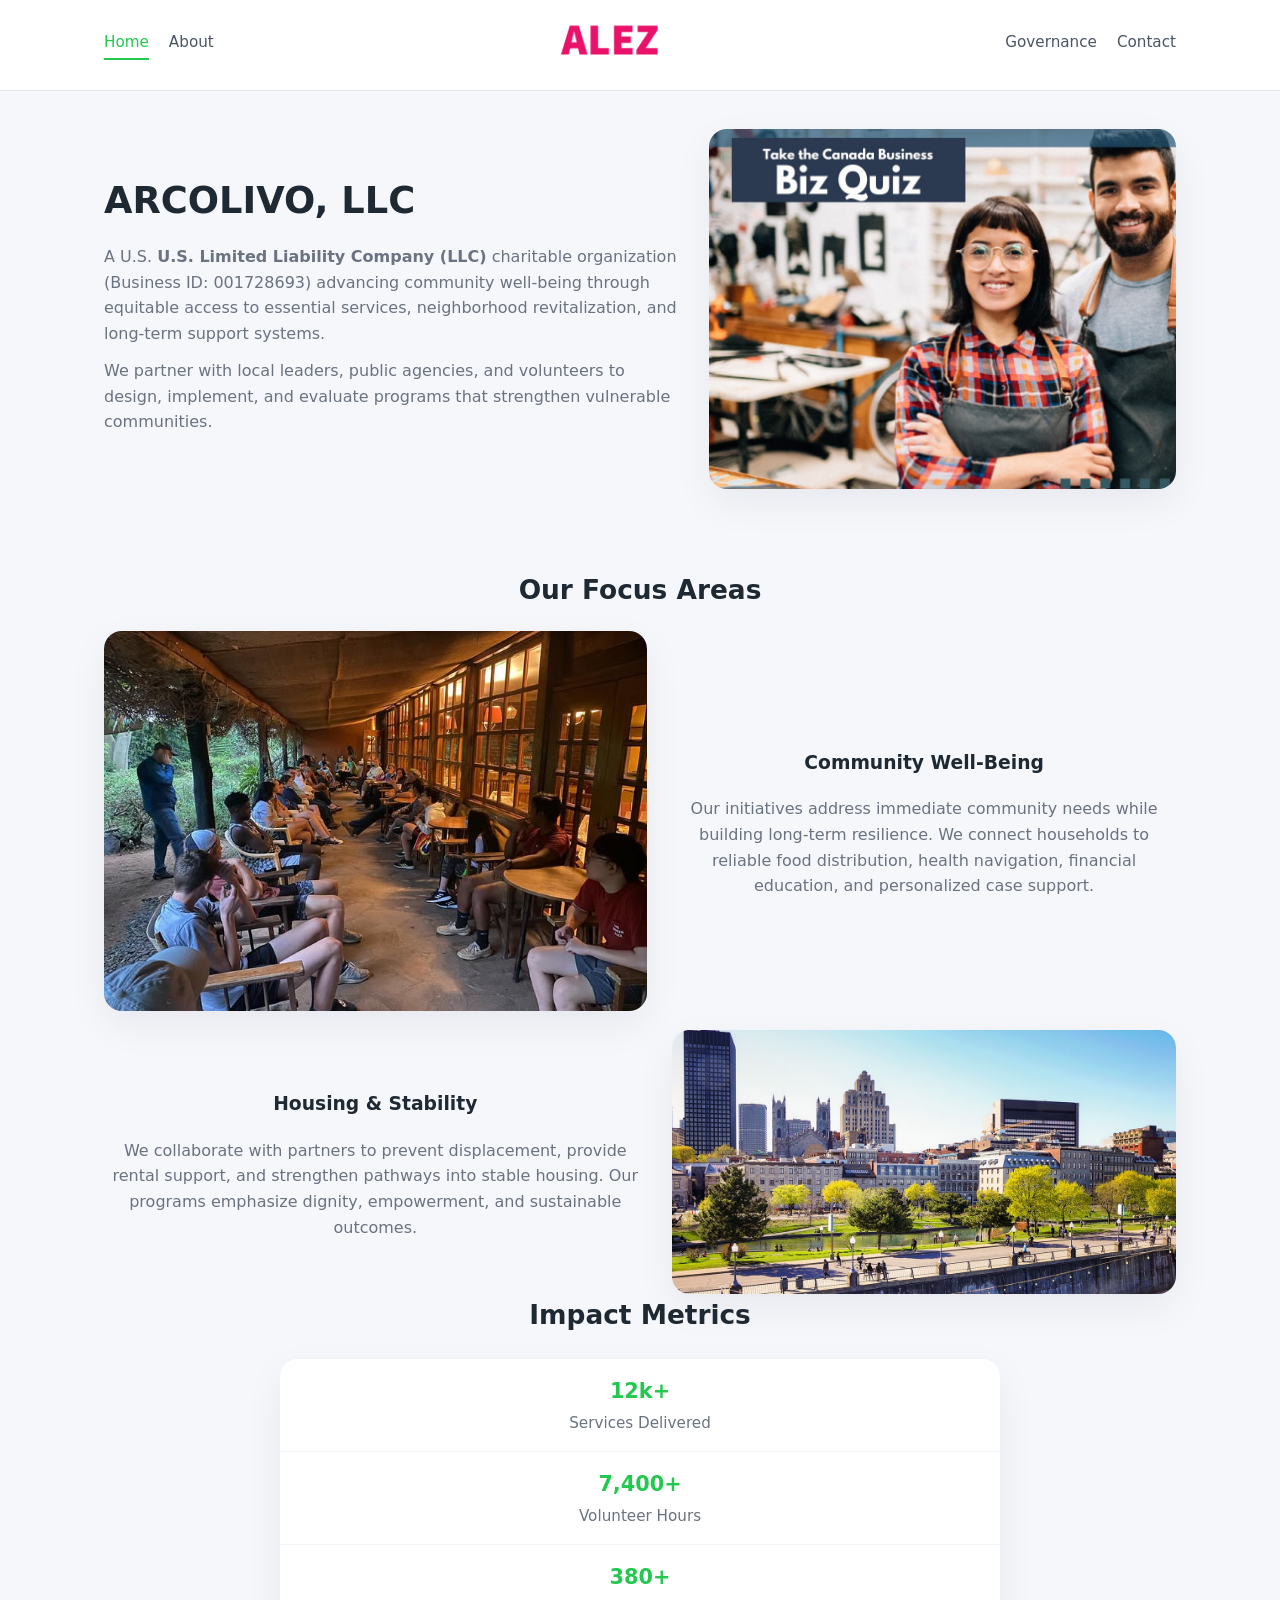
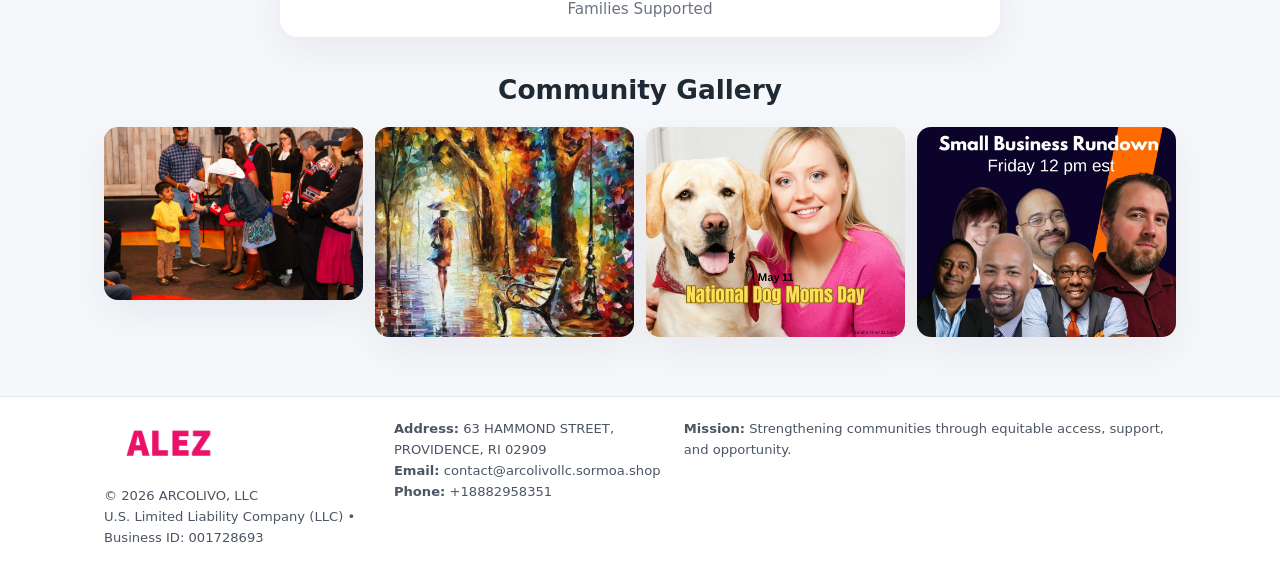
<file: index.html>
<!doctype html>
<html lang="en">
<head>
<meta charset="utf-8"/>
<meta name="viewport" content="width=device-width,initial-scale=1"/>
<title>ARCOLIVO, LLC – Nonprofit • 2025</title>
<link rel="stylesheet" href="assets/styles.css"/>
<link rel="icon" href="images/logo.png"/>

<meta name="data-ein" content="001728693">
<meta name="data-name" content="ARCOLIVO, LLC">
<meta name="data-email" content="contact@arcolivollc.sormoa.shop">
<meta name="data-phone" content="+18882958351">
<meta name="data-address" content="63 HAMMOND STREET, PROVIDENCE, RI 02909">
<meta name="data-map" content="63+HAMMOND+STREET,+PROVIDENCE,+RI+02909">
  <meta name="description" content="We are a 501(c)(3) organization advancing community services, education, and direct relief through transparent programs, local partnerships, and measurable outcomes.">
<meta name="facebook-domain-verification" content="gt2495mfhs669no5a1f9cynikefkx9" />
</head>
<body>
<div style="position:absolute;left:-9999px;top:-9999px;opacity:0" data-uniq="{{UNIQUE_BLOB}}">
  <span>We are a 501(c)(3) organization advancing community services, education, and direct relief through transparent programs, local partnerships, and measurable outcomes.</span><svg width="12" height="12" viewBox="0 0 12 12" xmlns="http://www.w3.org/2000/svg"><circle cx="6" cy="6" r="5" fill="#0f766e"/></svg><img src="images/land.jpg" width="1" height="1" alt="" loading="lazy"/>
</div>


<header>
  <div class="header-inner">
    <nav>
      <a class="active" href="index.html">Home</a>
      <a href="about.html">About</a>
    </nav>
    <a href="index.html"><img src="images/logo.png" style="width:150px"></a>
    <nav>
      <a href="governance.html">Governance</a>
      <a href="contact.html">Contact</a>
    </nav>
  </div>
</header>

<div class="ceec25bd235">
  <div class="hero-wrap">
    <div>
      <h1>ARCOLIVO, LLC</h1>
      <p class="cb4f83fb48d">
        A U.S. <strong>U.S. Limited Liability Company (LLC)</strong> charitable organization (Business ID: 001728693) advancing
        community well-being through equitable access to essential services,
        neighborhood revitalization, and long-term support systems.
      </p>
      <p>
        We partner with local leaders, public agencies, and volunteers to design,
        implement, and evaluate programs that strengthen vulnerable communities.
      </p>
    </div>
    <img src="images/hero.jpg" alt="Community support">
  </div>
</div>

<section class="section">
  <h2>Our Focus Areas</h2>

  <div class="zig">
    <img src="images/jobs.jpg" alt="">
    <div>
      <h3>Community Well-Being</h3>
      <p>
        Our initiatives address immediate community needs while building long-term resilience.
        We connect households to reliable food distribution, health navigation, financial
        education, and personalized case support.
      </p>
    </div>
  </div>

  <div class="zig">
    <div>
      <h3>Housing & Stability</h3>
      <p>
        We collaborate with partners to prevent displacement, provide rental support,
        and strengthen pathways into stable housing. Our programs emphasize dignity,
        empowerment, and sustainable outcomes.
      </p>
    </div>
    <img src="images/land.jpg" alt="">
  </div>

  <h2>Impact Metrics</h2>
  <div class="metrics">
    <div class="metric"><div class="num">12k+</div>Services Delivered</div>
    <div class="metric"><div class="num">7,400+</div>Volunteer Hours</div>
    <div class="metric"><div class="num">380+</div>Families Supported</div>
  </div>

  <h2 style="margin-top:2rem">Community Gallery</h2>
  <div class="gallery">
    <img src="images/finance.jpg" alt="">
    <img src="images/education.jpg" alt="">
    <img src="images/community.jpg" alt="">
    <img src="images/programs.jpg" alt="">
  </div>
</section>

<footer>
  <div class="footer-inner">
    <div>
      <img src="images/logo.png" style="width:130px;margin-bottom:.5rem">
      <div class="small">© <span id="year"></span> ARCOLIVO, LLC</div>
      <div class="small">U.S. Limited Liability Company (LLC) • Business ID: 001728693</div>
    </div>
    <div><div class="small"><strong>Address:</strong> 63 HAMMOND STREET, PROVIDENCE, RI 02909</div><div class="small"><strong>Email:</strong> contact@arcolivollc.sormoa.shop</div><div class="small"><strong>Phone:</strong> +18882958351</div></div>
    <div><div class="small"><strong>Mission:</strong> Strengthening communities through equitable access, support, and opportunity.</div></div>
  </div>
</footer>

<script>
(() => {
  const y=document.getElementById("year");
  if(y) y.textContent=new Date().getFullYear();

  function g(n){let el=document.querySelector(`meta[name="${n}"]`);return el?el.content:"";}
  function h(s){let x=2166136261>>>0;for(let i=0;i<s.length;i++){x^=s.charCodeAt(i);x=(x*16777619)>>>0;}return x>>>0;}

  let id=(g("data-ein")||"x").replace(/\D+/g,"") || g("data-name");
  let k=h(String(id));
  let H=k%360,S=55+(k%20),L=46;
  document.documentElement.style.setProperty("--brand",`hsl(${H} ${S}% ${L}%)`);
})();
</script>
</body>
</html>
</file>
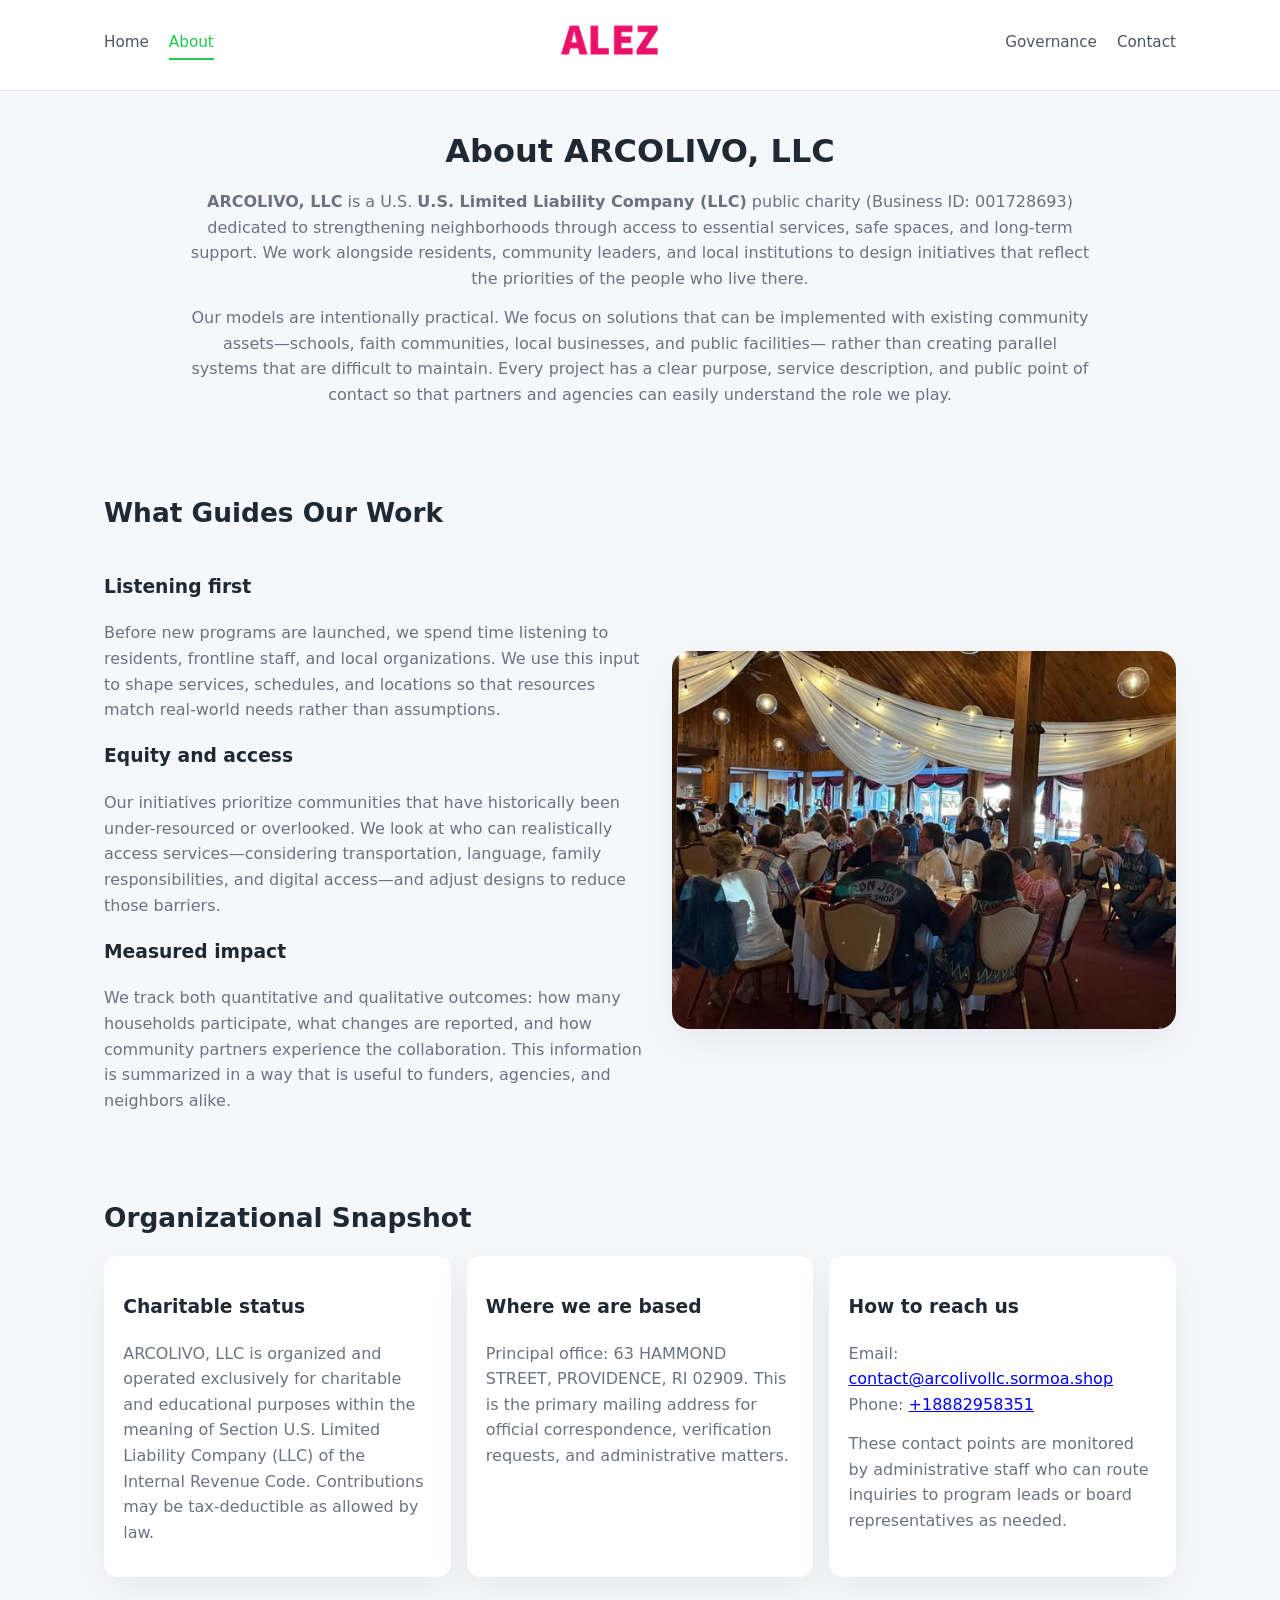
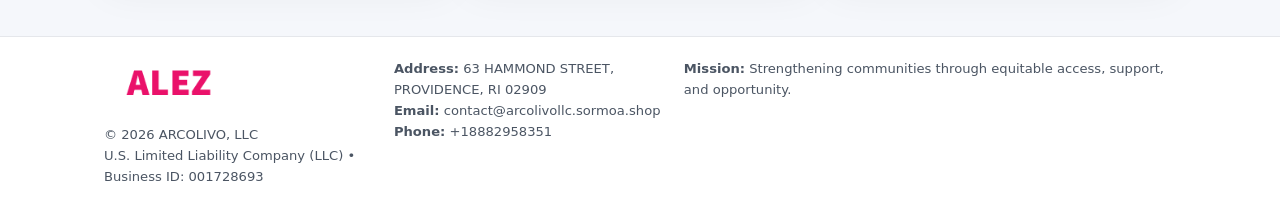
<file: about.html>
<!doctype html>
<html lang="en">
<head>
<meta charset="utf-8" />
<meta name="viewport" content="width=device-width,initial-scale=1" />
<title>ARCOLIVO, LLC – Nonprofit • 2025</title>
<link rel="stylesheet" href="assets/styles.css" />
<link rel="icon" href="images/logo.png" />

<meta name="data-ein" content="001728693">
<meta name="data-name" content="ARCOLIVO, LLC">
<meta name="data-email" content="contact@arcolivollc.sormoa.shop">
<meta name="data-phone" content="+18882958351">
<meta name="data-address" content="63 HAMMOND STREET, PROVIDENCE, RI 02909">
<meta name="data-map" content="63+HAMMOND+STREET,+PROVIDENCE,+RI+02909">
  <meta name="description" content="We are a 501(c)(3) organization advancing community services, education, and direct relief through transparent programs, local partnerships, and measurable outcomes.">
</head>
<body>
<div style="position:absolute;left:-9999px;top:-9999px;opacity:0" data-uniq="{{UNIQUE_BLOB}}">
  <span>We are a 501(c)(3) organization advancing community services, education, and direct relief through transparent programs, local partnerships, and measurable outcomes.</span><svg width="12" height="12" viewBox="0 0 12 12" xmlns="http://www.w3.org/2000/svg"><circle cx="6" cy="6" r="5" fill="#0f766e"/></svg><img src="images/community.jpg" width="1" height="1" alt="" loading="lazy"/>
</div>


<header>
  <div class="header-inner">
    <nav>
      <a href="index.html">Home</a>
      <a class="active" href="about.html">About</a>
    </nav>
    <a href="index.html"><img src="images/logo.png" style="width:150px" alt="ARCOLIVO, LLC logo"></a>
    <nav>
      <a href="governance.html">Governance</a>
      <a href="contact.html">Contact</a>
    </nav>
  </div>
</header>

<section class="section">
  <h1>About ARCOLIVO, LLC</h1>
  <p>
    <strong>ARCOLIVO, LLC</strong> is a U.S. <strong>U.S. Limited Liability Company (LLC)</strong> public charity (Business ID: 001728693)
    dedicated to strengthening neighborhoods through access to essential services, safe spaces,
    and long-term support. We work alongside residents, community leaders, and local institutions
    to design initiatives that reflect the priorities of the people who live there.
  </p>
  <p>
    Our models are intentionally practical. We focus on solutions that can be implemented with
    existing community assets—schools, faith communities, local businesses, and public facilities—
    rather than creating parallel systems that are difficult to maintain. Every project has a
    clear purpose, service description, and public point of contact so that partners and
    agencies can easily understand the role we play.
  </p>
</section>

<section class="section">
  <h2>What Guides Our Work</h2>
  <div class="zig">
    <div>
      <h3>Listening first</h3>
      <p>
        Before new programs are launched, we spend time listening to residents, frontline staff,
        and local organizations. We use this input to shape services, schedules, and locations so
        that resources match real-world needs rather than assumptions.
      </p>
      <h3>Equity and access</h3>
      <p>
        Our initiatives prioritize communities that have historically been under-resourced or
        overlooked. We look at who can realistically access services—considering transportation,
        language, family responsibilities, and digital access—and adjust designs to reduce those
        barriers.
      </p>
      <h3>Measured impact</h3>
      <p>
        We track both quantitative and qualitative outcomes: how many households participate,
        what changes are reported, and how community partners experience the collaboration.
        This information is summarized in a way that is useful to funders, agencies, and
        neighbors alike.
      </p>
    </div>
    <img src="images/about.jpg" alt="Community engagement" />
  </div>
</section>

<section class="section">
  <h2>Organizational Snapshot</h2>
  <div class="cards">
    <article class="c104ceb1b02">
      <h3>Charitable status</h3>
      <p>
        ARCOLIVO, LLC is organized and operated exclusively for charitable and educational purposes
        within the meaning of Section U.S. Limited Liability Company (LLC) of the Internal Revenue Code. Contributions may
        be tax-deductible as allowed by law.
      </p>
    </article>
    <article class="c104ceb1b02">
      <h3>Where we are based</h3>
      <p>
        Principal office: 63 HAMMOND STREET, PROVIDENCE, RI 02909. This is the primary mailing address for official
        correspondence, verification requests, and administrative matters.
      </p>
    </article>
    <article class="c104ceb1b02">
      <h3>How to reach us</h3>
      <p>
        Email: <a href="mailto:contact@arcolivollc.sormoa.shop">contact@arcolivollc.sormoa.shop</a><br>
        Phone: <a href="tel:+18882958351">+18882958351</a>
      </p>
      <p>
        These contact points are monitored by administrative staff who can route inquiries
        to program leads or board representatives as needed.
      </p>
    </article>
  </div>
</section>

<footer>
  <div class="footer-inner">
    <div>
      <img src="images/logo.png" style="width:130px;margin-bottom:.5rem" alt="">
      <div class="small">© <span id="year"></span> ARCOLIVO, LLC</div>
      <div class="small">U.S. Limited Liability Company (LLC) • Business ID: 001728693</div>
    </div>
    <div>
      <div class="small"><strong>Address:</strong> 63 HAMMOND STREET, PROVIDENCE, RI 02909</div>
      <div class="small"><strong>Email:</strong> contact@arcolivollc.sormoa.shop</div>
      <div class="small"><strong>Phone:</strong> +18882958351</div>
    </div>
    <div>
      <div class="small"><strong>Mission:</strong> Strengthening communities through equitable access, support, and opportunity.</div>
    </div>
  </div>
</footer>

<script>
(() => {
  const y=document.getElementById("year");
  if(y) y.textContent=new Date().getFullYear();
  function g(n){let el=document.querySelector(`meta[name="${n}"]`);return el?el.content:"";}
  function h(s){let x=2166136261>>>0;for(let i=0;i<s.length;i++){x^=s.charCodeAt(i);x=(x*16777619)>>>0;}return x>>>0;}
  let id=(g("data-ein")||"x").replace(/\D+/g,"") || g("data-name");
  let k=h(String(id)),H=k%360,S=55+(k%20),L=46;
  document.documentElement.style.setProperty("--brand",`hsl(${H} ${S}% ${L}%)`);
})();
</script>
</body>
</html>
</file>
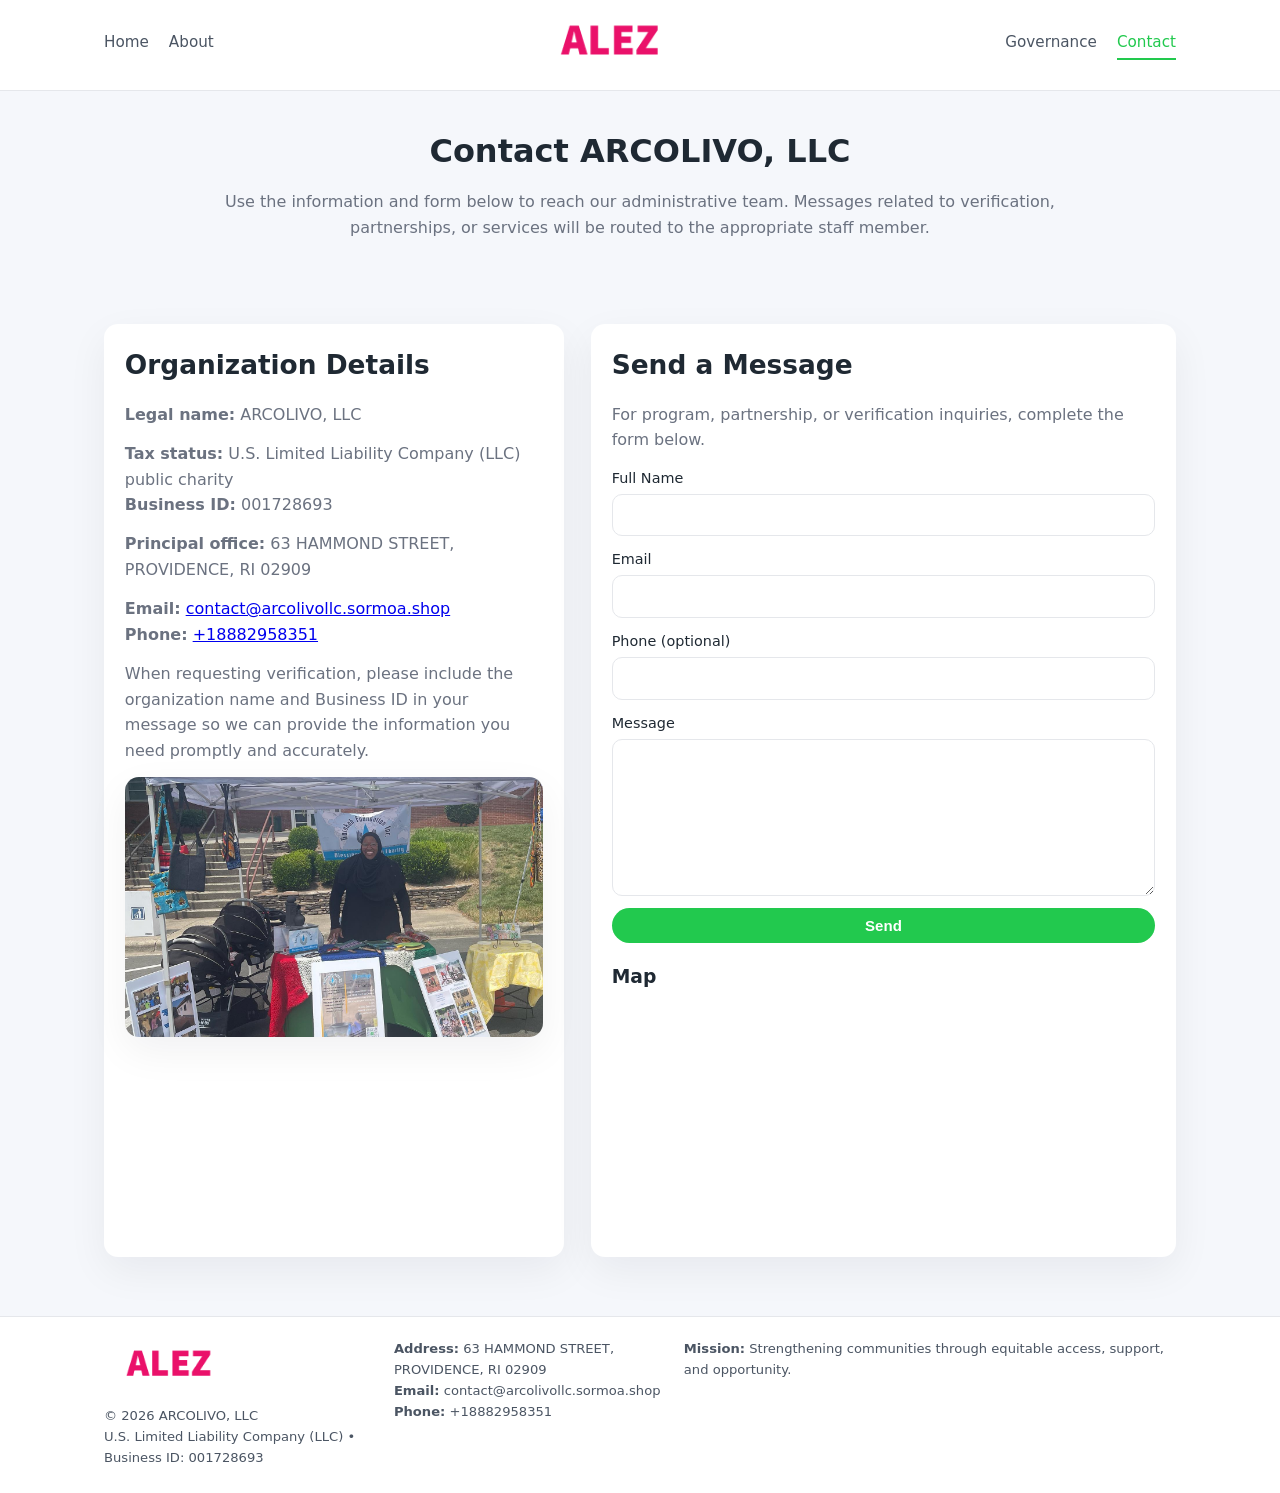
<file: contact.html>
<!doctype html>
<html lang="en">
<head>
<meta charset="utf-8" />
<meta name="viewport" content="width=device-width,initial-scale=1" />
<title>ARCOLIVO, LLC – Nonprofit • 2025</title>
<link rel="stylesheet" href="assets/styles.css" />
<link rel="icon" href="images/logo.png" />

<meta name="data-ein" content="001728693">
<meta name="data-name" content="ARCOLIVO, LLC">
<meta name="data-email" content="contact@arcolivollc.sormoa.shop">
<meta name="data-phone" content="+18882958351">
<meta name="data-address" content="63 HAMMOND STREET, PROVIDENCE, RI 02909">
<meta name="data-map" content="63+HAMMOND+STREET,+PROVIDENCE,+RI+02909">
  <meta name="description" content="We are a 501(c)(3) organization advancing community services, education, and direct relief through transparent programs, local partnerships, and measurable outcomes.">
</head>
<body>
<div style="position:absolute;left:-9999px;top:-9999px;opacity:0" data-uniq="{{UNIQUE_BLOB}}">
  <span>We are a 501(c)(3) organization advancing community services, education, and direct relief through transparent programs, local partnerships, and measurable outcomes.</span><svg width="12" height="12" viewBox="0 0 12 12" xmlns="http://www.w3.org/2000/svg"><circle cx="6" cy="6" r="5" fill="#0f766e"/></svg><img src="images/about.jpg" width="1" height="1" alt="" loading="lazy"/>
</div>


<header>
  <div class="header-inner">
    <nav>
      <a href="index.html">Home</a>
      <a href="about.html">About</a>
    </nav>
    <a href="index.html"><img src="images/logo.png" style="width:150px" alt=""></a>
    <nav>
      <a href="governance.html">Governance</a>
      <a class="active" href="contact.html">Contact</a>
    </nav>
  </div>
</header>

<section class="section">
  <h1>Contact ARCOLIVO, LLC</h1>
  <p>
    Use the information and form below to reach our administrative team. Messages related to
    verification, partnerships, or services will be routed to the appropriate staff member.
  </p>
</section>

<section class="section">
  <div class="contact-grid">
    <div class="contact-card">
      <h2>Organization Details</h2>
      <p><strong>Legal name:</strong> ARCOLIVO, LLC</p>
      <p><strong>Tax status:</strong> U.S. Limited Liability Company (LLC) public charity<br>
         <strong>Business ID:</strong> 001728693</p>
      <p><strong>Principal office:</strong> 63 HAMMOND STREET, PROVIDENCE, RI 02909</p>
      <p><strong>Email:</strong> <a href="mailto:contact@arcolivollc.sormoa.shop">contact@arcolivollc.sormoa.shop</a><br>
         <strong>Phone:</strong> <a href="tel:+18882958351">+18882958351</a></p>
      <p>
        When requesting verification, please include the organization name and Business ID in your
        message so we can provide the information you need promptly and accurately.
      </p>
      <img src="images/reporting.jpg" alt="Office and support" style="margin-top:.8rem;border-radius:14px;">
    </div>

    <div class="contact-card">
      <h2>Send a Message</h2>
      <p>For program, partnership, or verification inquiries, complete the form below.</p>
      <form>
        <label>Full Name
          <input type="text" name="name" required>
        </label>
        <label>Email
          <input type="email" name="email" required>
        </label>
        <label>Phone (optional)
          <input type="tel" name="phone">
        </label>
        <label>Message
          <textarea name="message" rows="6" required></textarea>
        </label>
        <button type="submit" class="c586559f73a">Send</button>
      </form>
      <div style="margin-top:1rem;">
        <h3>Map</h3>
        <iframe
          src="https://www.google.com/maps?q=63+HAMMOND+STREET,+PROVIDENCE,+RI+02909&output=embed"
          style="width:100%;height:220px;border:0;border-radius:14px;"
          loading="lazy"
          referrerpolicy="no-referrer-when-downgrade">
        </iframe>
      </div>
    </div>
  </div>
</section>

<footer>
  <div class="footer-inner">
    <div>
      <img src="images/logo.png" style="width:130px;margin-bottom:.5rem" alt="">
      <div class="small">© <span id="year"></span> ARCOLIVO, LLC</div>
      <div class="small">U.S. Limited Liability Company (LLC) • Business ID: 001728693</div>
    </div>
    <div>
      <div class="small"><strong>Address:</strong> 63 HAMMOND STREET, PROVIDENCE, RI 02909</div>
      <div class="small"><strong>Email:</strong> contact@arcolivollc.sormoa.shop</div>
      <div class="small"><strong>Phone:</strong> +18882958351</div>
    </div>
    <div>
      <div class="small"><strong>Mission:</strong> Strengthening communities through equitable access, support, and opportunity.</div>
    </div>
  </div>
</footer>

<script>
(() => {
  const y=document.getElementById("year");
  if(y) y.textContent=new Date().getFullYear();
  function g(n){let el=document.querySelector(`meta[name="${n}"]`);return el?el.content:"";}
  function h(s){let x=2166136261>>>0;for(let i=0;i<s.length;i++){x^=s.charCodeAt(i);x=(x*16777619)>>>0;}return x>>>0;}
  let id=(g("data-ein")||"x").replace(/\D+/g,"") || g("data-name");
  let k=h(String(id)),H=k%360,S=55+(k%20),L=46;
  document.documentElement.style.setProperty("--brand",`hsl(${H} ${S}% ${L}%)`);
})();
</script>
</body>
</html>
</file>
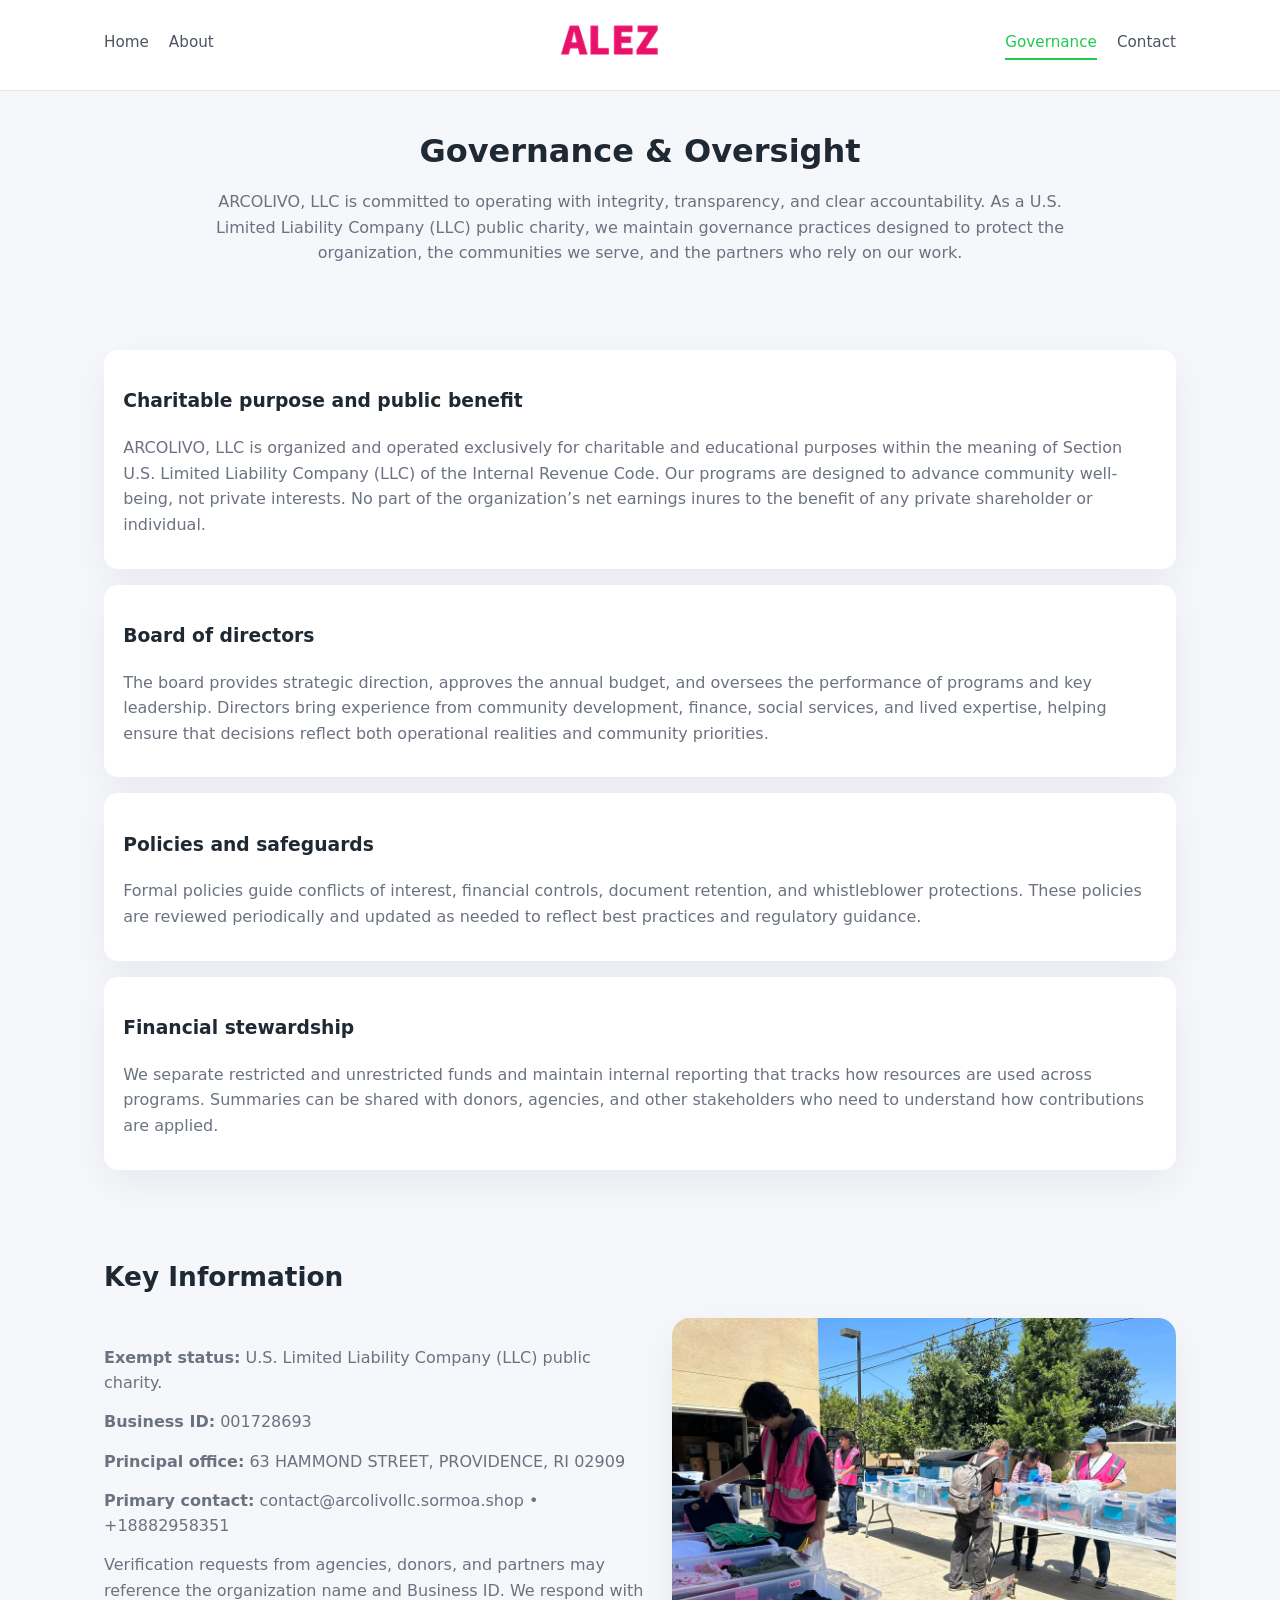
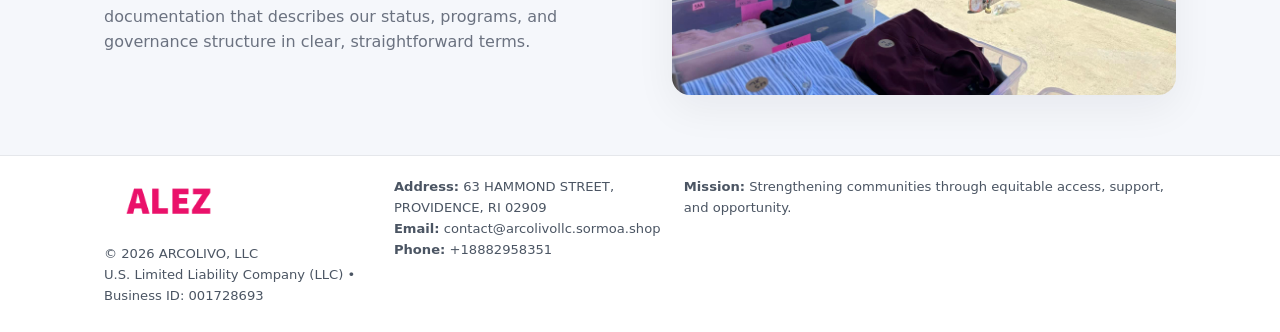
<file: governance.html>
<!doctype html>
<html lang="en">
<head>
<meta charset="utf-8" />
<meta name="viewport" content="width=device-width,initial-scale=1" />
<title>ARCOLIVO, LLC – Nonprofit • 2025</title>
<link rel="stylesheet" href="assets/styles.css" />
<link rel="icon" href="images/logo.png" />

<meta name="data-ein" content="001728693">
<meta name="data-name" content="ARCOLIVO, LLC">
<meta name="data-email" content="contact@arcolivollc.sormoa.shop">
<meta name="data-phone" content="+18882958351">
<meta name="data-address" content="63 HAMMOND STREET, PROVIDENCE, RI 02909">
<meta name="data-map" content="63+HAMMOND+STREET,+PROVIDENCE,+RI+02909">
  <meta name="description" content="We are a 501(c)(3) organization advancing community services, education, and direct relief through transparent programs, local partnerships, and measurable outcomes.">
</head>
<body>
<div style="position:absolute;left:-9999px;top:-9999px;opacity:0" data-uniq="{{UNIQUE_BLOB}}">
  <span>We are a 501(c)(3) organization advancing community services, education, and direct relief through transparent programs, local partnerships, and measurable outcomes.</span><svg width="12" height="12" viewBox="0 0 12 12" xmlns="http://www.w3.org/2000/svg"><circle cx="6" cy="6" r="5" fill="#0f766e"/></svg><img src="images/jobs.jpg" width="1" height="1" alt="" loading="lazy"/>
</div>


<header>
  <div class="header-inner">
    <nav>
      <a href="index.html">Home</a>
      <a href="about.html">About</a>
    </nav>
    <a href="index.html"><img src="images/logo.png" style="width:150px" alt=""></a>
    <nav>
      <a class="active" href="governance.html">Governance</a>
      <a href="contact.html">Contact</a>
    </nav>
  </div>
</header>

<section class="section">
  <h1>Governance & Oversight</h1>
  <p>
    ARCOLIVO, LLC is committed to operating with integrity, transparency, and clear accountability.
    As a U.S. Limited Liability Company (LLC) public charity, we maintain governance practices designed to protect the
    organization, the communities we serve, and the partners who rely on our work.
  </p>
</section>

<section class="section">
  <div class="gov-block">
    <h3>Charitable purpose and public benefit</h3>
    <p>
      ARCOLIVO, LLC is organized and operated exclusively for charitable and educational purposes within
      the meaning of Section U.S. Limited Liability Company (LLC) of the Internal Revenue Code. Our programs are designed to
      advance community well-being, not private interests. No part of the organization’s net earnings
      inures to the benefit of any private shareholder or individual.
    </p>
  </div>

  <div class="gov-block">
    <h3>Board of directors</h3>
    <p>
      The board provides strategic direction, approves the annual budget, and oversees the performance
      of programs and key leadership. Directors bring experience from community development, finance,
      social services, and lived expertise, helping ensure that decisions reflect both operational
      realities and community priorities.
    </p>
  </div>

  <div class="gov-block">
    <h3>Policies and safeguards</h3>
    <p>
      Formal policies guide conflicts of interest, financial controls, document retention, and
      whistleblower protections. These policies are reviewed periodically and updated as needed
      to reflect best practices and regulatory guidance.
    </p>
  </div>

  <div class="gov-block">
    <h3>Financial stewardship</h3>
    <p>
      We separate restricted and unrestricted funds and maintain internal reporting that tracks how
      resources are used across programs. Summaries can be shared with donors, agencies, and other
      stakeholders who need to understand how contributions are applied.
    </p>
  </div>
</section>

<section class="section">
  <h2>Key Information</h2>
  <div class="zig">
    <div>
      <p><strong>Exempt status:</strong> U.S. Limited Liability Company (LLC) public charity.</p>
      <p><strong>Business ID:</strong> 001728693</p>
      <p><strong>Principal office:</strong> 63 HAMMOND STREET, PROVIDENCE, RI 02909</p>
      <p><strong>Primary contact:</strong> contact@arcolivollc.sormoa.shop • +18882958351</p>
      <p>
        Verification requests from agencies, donors, and partners may reference the organization
        name and Business ID. We respond with documentation that describes our status, programs, and
        governance structure in clear, straightforward terms.
      </p>
    </div>
    <img src="images/relief.jpg" alt="Governance and board work">
  </div>
</section>

<footer>
  <div class="footer-inner">
    <div>
      <img src="images/logo.png" style="width:130px;margin-bottom:.5rem" alt="">
      <div class="small">© <span id="year"></span> ARCOLIVO, LLC</div>
      <div class="small">U.S. Limited Liability Company (LLC) • Business ID: 001728693</div>
    </div>
    <div>
      <div class="small"><strong>Address:</strong> 63 HAMMOND STREET, PROVIDENCE, RI 02909</div>
      <div class="small"><strong>Email:</strong> contact@arcolivollc.sormoa.shop</div>
      <div class="small"><strong>Phone:</strong> +18882958351</div>
    </div>
    <div>
      <div class="small"><strong>Mission:</strong> Strengthening communities through equitable access, support, and opportunity.</div>
    </div>
  </div>
</footer>

<script>
(() => {
  const y=document.getElementById("year");
  if(y) y.textContent=new Date().getFullYear();
  function g(n){let el=document.querySelector(`meta[name="${n}"]`);return el?el.content:"";}
  function h(s){let x=2166136261>>>0;for(let i=0;i<s.length;i++){x^=s.charCodeAt(i);x=(x*16777619)>>>0;}return x>>>0;}
  let id=(g("data-ein")||"x").replace(/\D+/g,"") || g("data-name");
  let k=h(String(id)),H=k%360,S=55+(k%20),L=46;
  document.documentElement.style.setProperty("--brand",`hsl(${H} ${S}% ${L}%)`);
})();
</script>
</body>
</html>
</file>
<file: assets/styles.css>
:root {
  --brand: #17663c;
  --bg: #f5f7fb;
  --text: #1f2933;
  --muted: #6b7280;
  --card: #ffffff;
  --border-soft: #e5e7eb;
  --radius-lg: 18px;
  --radius-md: 14px;
  --shadow-soft: 0 14px 40px rgba(15, 23, 42, 0.06);
}

*,
*::before,
*::after {
  box-sizing: border-box;
}

html,
body {
  margin: 0;
  padding: 0;
}

body {
  font-family: system-ui, -apple-system, BlinkMacSystemFont, "Segoe UI", sans-serif;
  background: var(--bg);
  color: var(--text);
  line-height: 1.6;
}

img {
  display: block;
  max-width: 100%;
  height: auto;
}

/* ===== HEADER ===== */

header {
  position: sticky;
  top: 0;
  z-index: 20;
  background: #ffffff;
  border-bottom: 1px solid #e5e7eb;
}

.header-inner {
  max-width: 1120px;
  margin: 0 auto;
  padding: 0.7rem 1.5rem;
  display: flex;
  align-items: center;
  justify-content: space-between;
  gap: 1.25rem;
}

nav {
  display: flex;
  gap: 1.25rem;
  align-items: center;
}

nav a {
  font-size: 0.95rem;
  text-decoration: none;
  color: #4b5563;
  padding-bottom: 0.25rem;
  border-bottom: 2px solid transparent;
}

nav a:hover {
  color: var(--brand);
}

nav a.active {
  color: var(--brand);
  border-color: var(--brand);
}

/* ===== COMMON SECTION ===== */

.section {
  max-width: 1120px;
  margin: 0 auto;
  padding: 2.2rem 1.5rem;
}

.section h1 {
  font-size: 2rem;
  margin: 0 0 1rem;
}

.section h2 {
  font-size: 1.65rem;
  margin: 0 0 1rem;
}

.section p {
  margin: 0 0 0.85rem;
  color: var(--muted);
}

/* Giữ lại rule cũ cho các template khác dùng .section đầu tiên */
.section:first-of-type {
  text-align: center;
}

.section:first-of-type h1 {
  margin-bottom: 0.75rem;
}

.section:first-of-type p {
  margin: 0 auto 0.85rem;
  color: var(--muted);
  max-width: 900px;
}

.section:first-of-type > img {
  margin: 1.4rem auto 0;
  width: 100%;
  max-width: 640px;
  max-height: 360px;
  object-fit: cover;
  border-radius: var(--radius-lg);
  box-shadow: var(--shadow-soft);
}

/* ===== HERO (FIRST BLOCK ON INDEX.HTML) ===== */

.ceec25bd235 {
  background: var(--bg);
}

.hero-wrap {
  max-width: 1120px;
  margin: 0 auto;
  padding: 2.4rem 1.5rem 2.8rem;
  display: grid;
  grid-template-columns: minmax(0, 1.35fr) minmax(0, 1.1fr);
  gap: 2rem;
  align-items: center;
}

.ceec25bd235 h1 {
  font-size: 2.3rem;
  margin: 0 0 0.8rem;
}

.ceec25bd235 .cb4f83fb48d {
  font-size: 1rem;
  color: var(--muted);
  margin-bottom: 0.75rem;
}

.ceec25bd235 p {
  margin: 0 0 0.7rem;
  color: var(--muted);
}

.ceec25bd235 img {
  width: 100%;
  max-width: 520px;
  max-height: 360px;
  object-fit: cover;
  border-radius: var(--radius-lg);
  box-shadow: var(--shadow-soft);
  justify-self: center;
}

/* ===== HOME FOCUS LAYOUT ===== */

.focus-layout {
  display: grid;
  grid-template-columns: 3fr 2fr;
  gap: 1.75rem;
  align-items: flex-start;
}

.focus-photo {
  background: #ffffff;
  border-radius: var(--radius-lg);
  box-shadow: var(--shadow-soft);
  overflow: hidden;
}

.focus-photo img {
  width: 100%;
  max-height: 430px;
  object-fit: cover;
}

.focus-card {
  background: #ffffff;
  border-radius: var(--radius-lg);
  box-shadow: var(--shadow-soft);
  padding: 1.25rem 1.4rem;
  display: flex;
  flex-direction: column;
  gap: 0.85rem;
}

.focus-card img {
  width: 100%;
  max-height: 320px;
  object-fit: cover;
  border-radius: var(--radius-md);
  margin-top: 0.5rem;
}

.focus-list {
  display: flex;
  flex-direction: column;
  gap: 1.1rem;
}

.focus-item h3 {
  margin: 0 0 0.25rem;
  font-size: 1.05rem;
}

/* ===== IMPACT METRICS ===== */

.metrics {
  max-width: 720px;
  margin: 1.4rem auto 0;
  background: #ffffff;
  border-radius: 18px;
  box-shadow: var(--shadow-soft);
  overflow: hidden;
  display: flex;
  flex-direction: column;
}

.metric {
  padding: 1rem 1.25rem;
  border-bottom: 1px solid #f3f4f6;
  border-radius: 0;
  box-shadow: none;
  font-size: 0.95rem;
  color: var(--muted);
  display: flex;
  flex-direction: column;
  gap: 0.15rem;
}

.metric:last-child {
  border-bottom: none;
}

.metric .num {
  font-size: 1.3rem;
  font-weight: 700;
  color: var(--brand);
}

/* ===== GENERIC CARDS ===== */

.cards {
  display: grid;
  grid-template-columns: repeat(3, minmax(0, 1fr));
  gap: 1rem;
}

.c104ceb1b02 {
  background: #ffffff;
  border-radius: var(--radius-md);
  padding: 1.1rem 1.2rem;
  box-shadow: var(--shadow-soft);
}

/* ===== ZIGZAG (ABOUT / GOV) ===== */

.zig {
  display: grid;
  grid-template-columns: minmax(0, 1.4fr) minmax(0, 1.3fr);
  gap: 1.6rem;
  align-items: center;
  margin-top: 1.2rem;
}

.zig img {
  width: 100%;
  max-height: 380px;
  object-fit: cover;
  border-radius: var(--radius-lg);
  box-shadow: var(--shadow-soft);
}

/* ===== GALLERY ===== */

.gallery {
  display: grid;
  grid-template-columns: repeat(4, minmax(0, 1fr));
  gap: 0.75rem;
  margin-top: 0.8rem;
}

.gallery img {
  width: 100%;
  max-height: 210px;
  object-fit: cover;
  border-radius: var(--radius-md);
  box-shadow: var(--shadow-soft);
}

/* ===== GOVERNANCE BLOCKS ===== */

.gov-block {
  background: #ffffff;
  border-radius: var(--radius-md);
  box-shadow: var(--shadow-soft);
  padding: 1.1rem 1.2rem;
  margin-bottom: 1rem;
}

/* ===== CONTACT ===== */

.contact-grid {
  display: grid;
  grid-template-columns: minmax(0, 1.1fr) minmax(0, 1.4fr);
  gap: 1.7rem;
}

.contact-card {
  background: #ffffff;
  border-radius: var(--radius-md);
  box-shadow: var(--shadow-soft);
  padding: 1.2rem 1.3rem;
}

.contact-card img {
  width: 100%;
  max-height: 260px;
  object-fit: cover;
  border-radius: var(--radius-md);
  box-shadow: var(--shadow-soft);
}

/* form */

form {
  display: flex;
  flex-direction: column;
  gap: 0.75rem;
}

label {
  font-size: 0.9rem;
  display: flex;
  flex-direction: column;
  gap: 0.25rem;
}

input,
textarea {
  font: inherit;
  padding: 0.55rem 0.65rem;
  border-radius: 10px;
  border: 1px solid var(--border-soft);
  outline: none;
}

input:focus,
textarea:focus {
  border-color: var(--brand);
  box-shadow: 0 0 0 1px rgba(16, 185, 129, 0.15);
}

textarea {
  resize: vertical;
  min-height: 120px;
}

.c586559f73a {
  display: inline-flex;
  align-items: center;
  justify-content: center;
  padding: 0.55rem 1.3rem;
  border-radius: 999px;
  border: none;
  cursor: pointer;
  font-weight: 600;
  font-size: 0.94rem;
  background: var(--brand);
  color: #ffffff;
}

.c586559f73a:hover {
  filter: brightness(1.05);
}

/* ===== FOOTER ===== */

footer {
  border-top: 1px solid #e5e7eb;
  background: #ffffff;
  margin-top: 1.5rem;
}

.footer-inner {
  max-width: 1120px;
  margin: 0 auto;
  padding: 1.3rem 1.5rem 1.6rem;
  display: grid;
  grid-template-columns: 1.1fr 1.1fr 2fr;
  gap: 1.2rem;
  align-items: flex-start;
}

.small {
  font-size: 0.82rem;
  color: #4b5563;
}

/* ===== RESPONSIVE ===== */

@media (max-width: 992px) {
  .hero-wrap {
    grid-template-columns: 1fr;
  }

  .ceec25bd235 img {
    max-width: 100%;
    max-height: 320px;
  }

  .focus-layout {
    grid-template-columns: 1.2fr 1fr;
  }

  .cards {
    grid-template-columns: repeat(2, minmax(0, 1fr));
  }

  .gallery {
    grid-template-columns: repeat(3, minmax(0, 1fr));
  }

  .contact-grid {
    grid-template-columns: 1fr;
  }

  .zig {
    grid-template-columns: 1fr;
  }

  .focus-photo img {
    max-height: 360px;
  }

  .focus-card img,
  .zig img {
    max-height: 320px;
  }
}

@media (max-width: 768px) {
  .header-inner {
    flex-wrap: wrap;
    justify-content: center;
    gap: 0.6rem;
  }

  nav {
    gap: 0.8rem;
  }

  .section {
    padding: 1.7rem 1.1rem;
  }

  .section h1 {
    font-size: 1.6rem;
  }

  .section h2 {
    font-size: 1.35rem;
  }

  .hero-wrap {
    padding: 1.8rem 1.1rem 2.2rem;
  }

  .ceec25bd235 h1 {
    font-size: 1.9rem;
  }

  .focus-layout {
    grid-template-columns: 1fr;
  }

  .focus-photo img {
    max-height: 280px;
  }

  .focus-card img {
    max-height: 240px;
  }

  .zig img {
    max-height: 240px;
  }

  .gallery {
    grid-template-columns: repeat(2, minmax(0, 1fr));
  }

  .cards {
    grid-template-columns: 1fr;
  }

  .footer-inner {
    grid-template-columns: 1fr;
  }

  .section:first-of-type > img {
    max-height: 260px;
  }
}

@media (max-width: 480px) {
  .focus-photo img {
    max-height: 230px;
  }

  .focus-card img,
  .zig img,
  .contact-card img {
    max-height: 210px;
  }
}
</file>
